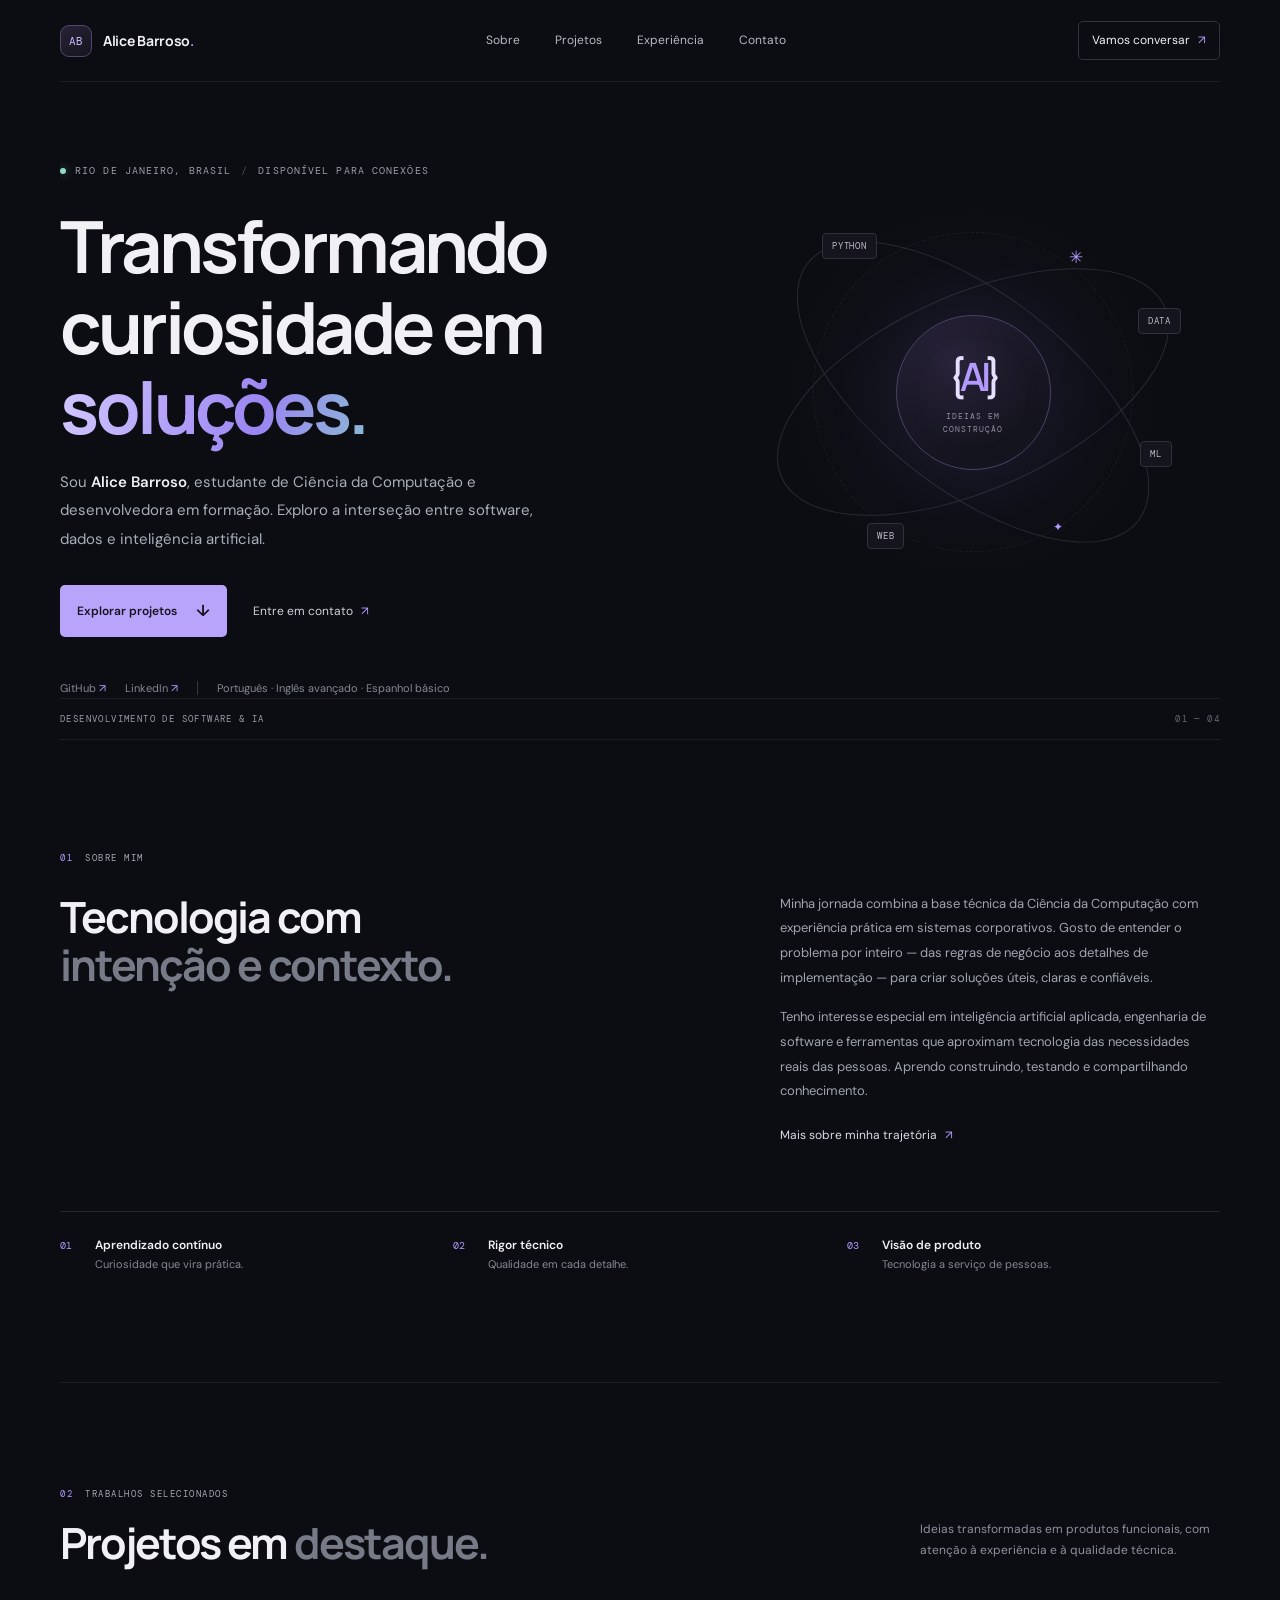
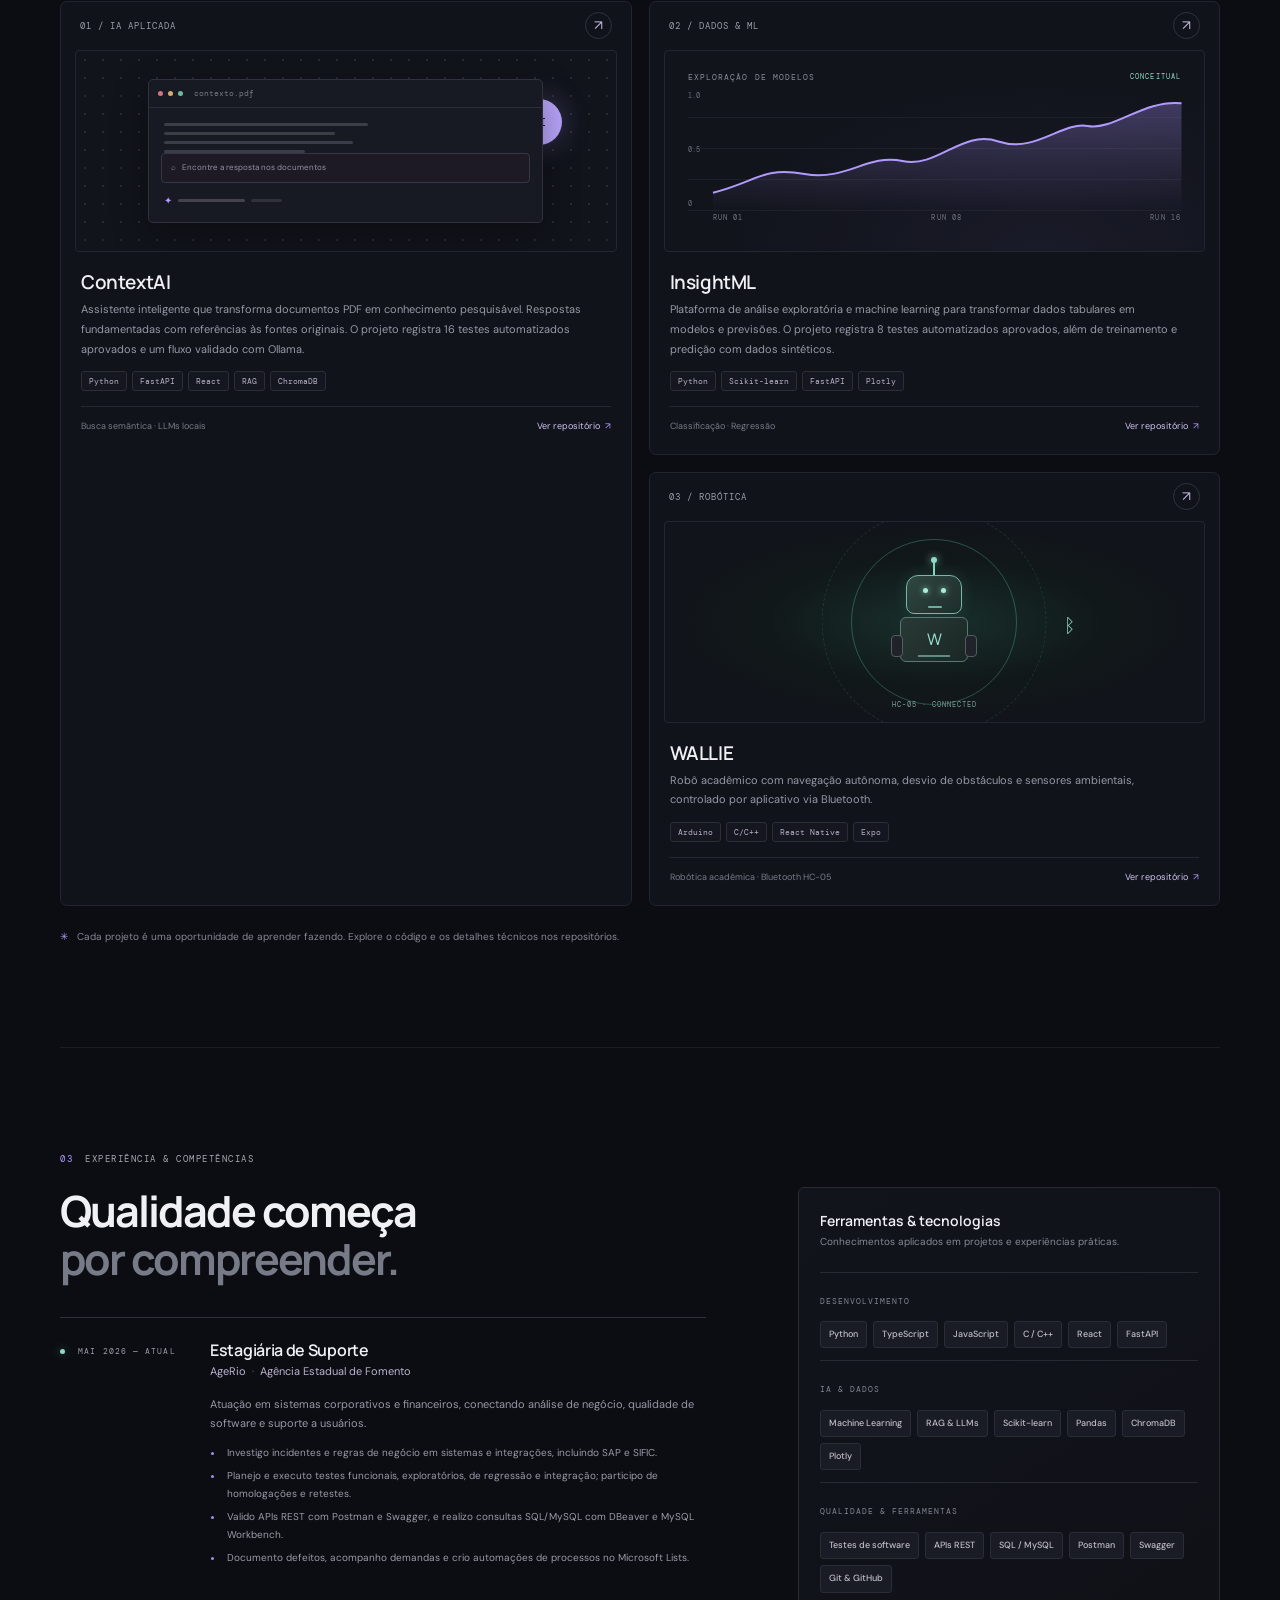
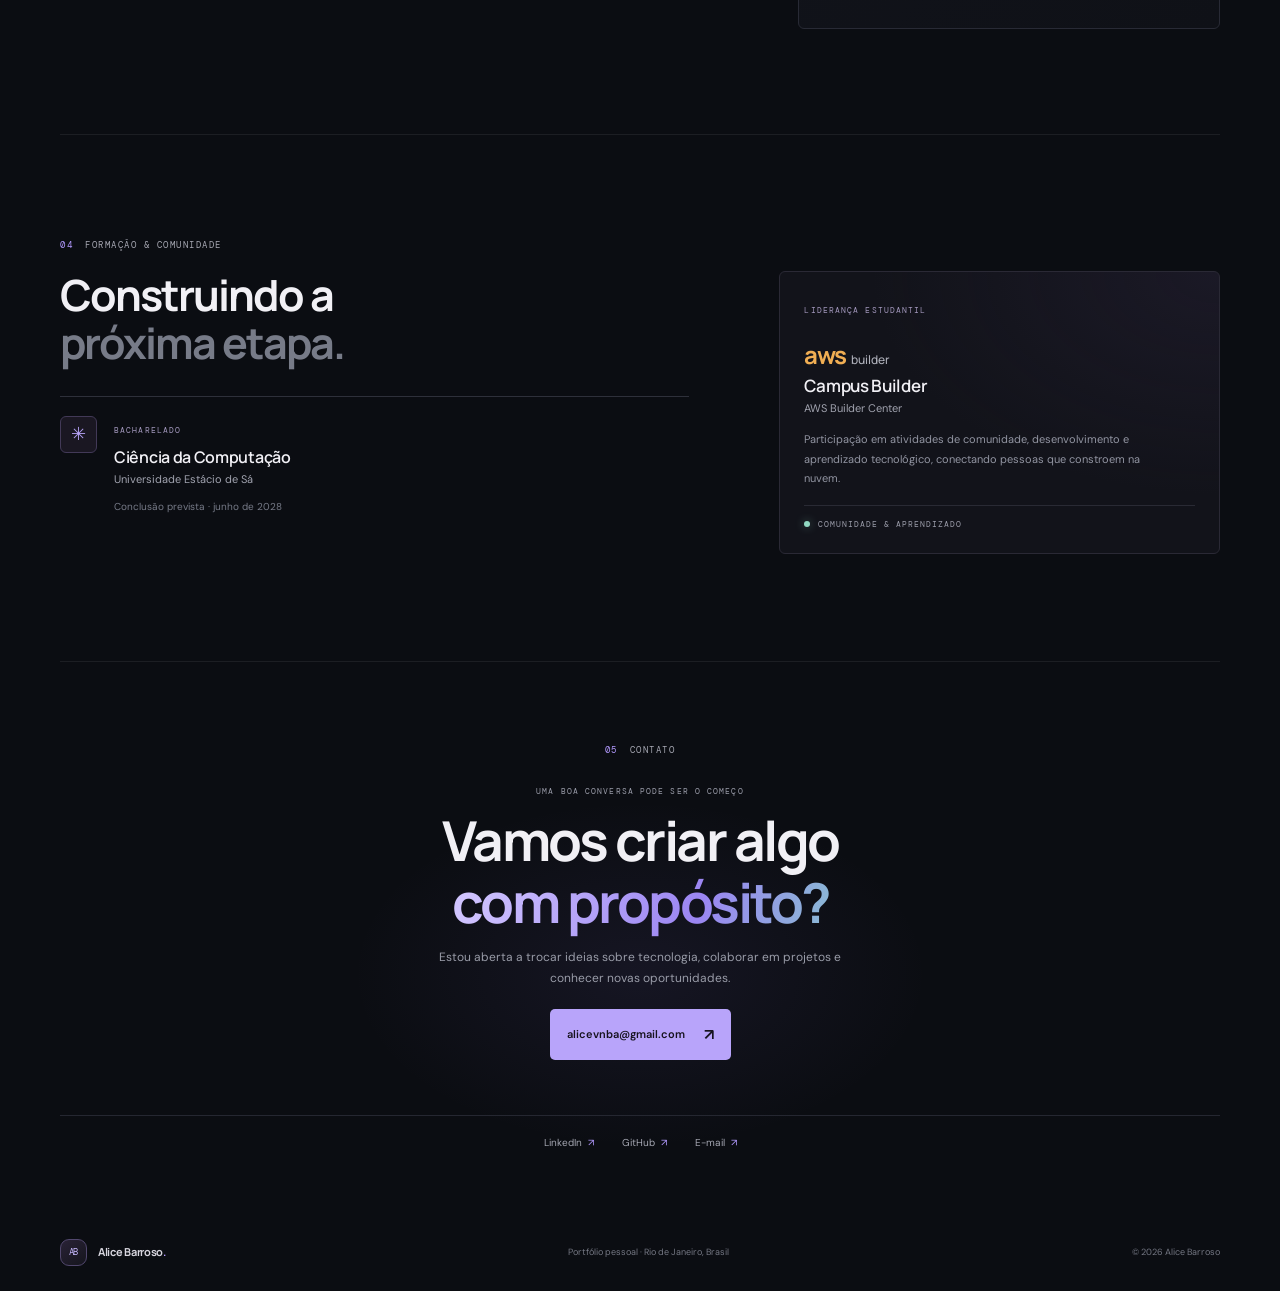
<file: index.html>
<!doctype html>
<html lang="pt-BR">
<head>
  <meta charset="utf-8">
  <meta name="viewport" content="width=device-width, initial-scale=1">
  <meta name="theme-color" content="#0b0d12">
  <meta name="description" content="Portfólio de Alice Vitória Nunes Barroso de Aguiar, estudante de Ciência da Computação com foco em desenvolvimento de software e inteligência artificial.">
  <meta property="og:type" content="website">
  <meta property="og:locale" content="pt_BR">
  <meta property="og:title" content="Alice Barroso — Software & IA">
  <meta property="og:description" content="Projetos, experiência e trajetória em desenvolvimento de software e inteligência artificial.">
  <title>Alice Barroso — Desenvolvimento de Software & IA</title>
  <link rel="icon" href="favicon.svg" type="image/svg+xml">
  <link rel="stylesheet" href="styles.css">
</head>
<body>
  <a class="skip-link" href="#conteudo">Pular para o conteúdo</a>
  <header class="site-header">
    <a class="brand" href="#inicio" aria-label="Alice Barroso, início"><span class="brand-mark">AB</span><span>Alice Barroso<span class="brand-dot">.</span></span></a>
    <nav aria-label="Navegação principal">
      <a href="#sobre">Sobre</a><a href="#projetos">Projetos</a><a href="#experiencia">Experiência</a><a href="#contato">Contato</a>
    </nav>
    <a class="header-cta" href="mailto:alicevnba@gmail.com">Vamos conversar <span aria-hidden="true">↗</span></a>
  </header>

  <main id="conteudo">
    <section class="hero section-wrap" id="inicio" aria-labelledby="hero-title">
      <div class="hero-copy">
        <p class="eyebrow"><span class="status-dot"></span> RIO DE JANEIRO, BRASIL <span class="eyebrow-sep">/</span> DISPONÍVEL PARA CONEXÕES</p>
        <h1 id="hero-title">Transformando<br>curiosidade em <span class="gradient-text">soluções.</span></h1>
        <p class="hero-lead">Sou <strong>Alice Barroso</strong>, estudante de Ciência da Computação e desenvolvedora em formação. Exploro a interseção entre software, dados e inteligência artificial.</p>
        <div class="hero-actions"><a class="button button-primary" href="#projetos">Explorar projetos <span aria-hidden="true">↓</span></a><a class="text-link" href="mailto:alicevnba@gmail.com">Entre em contato <span aria-hidden="true">↗</span></a></div>
        <div class="hero-socials"><a href="https://github.com/alicevbarroso" target="_blank" rel="noreferrer">GitHub <span aria-hidden="true">↗</span></a><a href="https://www.linkedin.com/in/alicevbarroso" target="_blank" rel="noreferrer">LinkedIn <span aria-hidden="true">↗</span></a><span class="social-divider"></span><span>Português · Inglês avançado · Espanhol básico</span></div>
      </div>
      <div class="hero-art" aria-hidden="true">
        <div class="orbit orbit-one"></div><div class="orbit orbit-two"></div><div class="orbit orbit-three"></div>
        <div class="core"><span class="core-symbol">{<span>AI</span>}</span><span class="core-caption">IDEIAS EM<br>CONSTRUÇÃO</span></div>
        <span class="orbit-label label-python">PYTHON</span><span class="orbit-label label-data">DATA</span><span class="orbit-label label-web">WEB</span><span class="orbit-label label-ml">ML</span>
        <span class="spark spark-a">✳</span><span class="spark spark-b">✦</span>
      </div>
      <div class="hero-bottom"><span>DESENVOLVIMENTO DE SOFTWARE & IA</span><span>01 — 04</span></div>
    </section>

    <section class="intro section-wrap" id="sobre" aria-labelledby="about-title">
      <div class="section-kicker"><span>01</span> SOBRE MIM</div>
      <div class="intro-content"><h2 id="about-title">Tecnologia com<br><span class="muted-heading">intenção e contexto.</span></h2><div class="intro-text"><p>Minha jornada combina a base técnica da Ciência da Computação com experiência prática em sistemas corporativos. Gosto de entender o problema por inteiro — das regras de negócio aos detalhes de implementação — para criar soluções úteis, claras e confiáveis.</p><p>Tenho interesse especial em inteligência artificial aplicada, engenharia de software e ferramentas que aproximam tecnologia das necessidades reais das pessoas. Aprendo construindo, testando e compartilhando conhecimento.</p><a class="inline-link" href="https://www.linkedin.com/in/alicevbarroso" target="_blank" rel="noreferrer">Mais sobre minha trajetória <span aria-hidden="true">↗</span></a></div></div>
      <div class="principles"><div><span class="principle-index">01</span><strong>Aprendizado contínuo</strong><span>Curiosidade que vira prática.</span></div><div><span class="principle-index">02</span><strong>Rigor técnico</strong><span>Qualidade em cada detalhe.</span></div><div><span class="principle-index">03</span><strong>Visão de produto</strong><span>Tecnologia a serviço de pessoas.</span></div></div>
    </section>

    <section class="projects section-wrap" id="projetos" aria-labelledby="projects-title">
      <div class="section-heading"><div><div class="section-kicker"><span>02</span> TRABALHOS SELECIONADOS</div><h2 id="projects-title">Projetos em <span class="muted-heading">destaque.</span></h2></div><p>Ideias transformadas em produtos funcionais, com atenção à experiência e à qualidade técnica.</p></div>
      <div class="project-grid">
        <article class="project-card project-featured">
          <div class="project-topline"><span class="project-number">01 / IA APLICADA</span><a class="icon-link" href="https://github.com/alicevbarroso/ContextAI" target="_blank" rel="noreferrer" aria-label="Abrir repositório ContextAI">↗</a></div>
          <div class="project-visual visual-context" aria-hidden="true"><div class="doc-window"><div class="window-bar"><i></i><i></i><i></i><span>contexto.pdf</span></div><div class="doc-content"><div class="doc-lines"><i></i><i></i><i></i><i></i></div><div class="query-chip">⌕ &nbsp; Encontre a resposta nos documentos</div><div class="answer-line"><span>✦</span><i></i><i></i></div></div></div><div class="visual-orb orb-context">AI</div></div>
          <div class="project-info"><h3>ContextAI</h3><p>Assistente inteligente que transforma documentos PDF em conhecimento pesquisável. Respostas fundamentadas com referências às fontes originais. O projeto registra 16 testes automatizados aprovados e um fluxo validado com Ollama.</p><div class="project-tags"><span>Python</span><span>FastAPI</span><span>React</span><span>RAG</span><span>ChromaDB</span></div><div class="project-foot"><span>Busca semântica · LLMs locais</span><a href="https://github.com/alicevbarroso/ContextAI" target="_blank" rel="noreferrer">Ver repositório <span aria-hidden="true">↗</span></a></div></div>
        </article>
        <article class="project-card">
          <div class="project-topline"><span class="project-number">02 / DADOS & ML</span><a class="icon-link" href="https://github.com/alicevbarroso/InsightML" target="_blank" rel="noreferrer" aria-label="Abrir repositório InsightML">↗</a></div>
          <div class="project-visual visual-insight" aria-hidden="true"><div class="chart-label">EXPLORAÇÃO DE MODELOS <span>CONCEITUAL</span></div><div class="chart-area"><div class="chart-y"><span>1.0</span><span>0.5</span><span>0</span></div><svg viewBox="0 0 440 155" preserveAspectRatio="none"><defs><linearGradient id="chartFill" x1="0" x2="0" y1="0" y2="1"><stop offset="0" stop-color="#af94ff" stop-opacity=".3"/><stop offset="1" stop-color="#af94ff" stop-opacity="0"/></linearGradient></defs><path class="chart-fill" d="M0 130 C42 116 46 98 86 107 S144 82 178 91 S233 52 268 67 S328 42 352 48 S405 15 440 20 V155 H0Z"/><path class="chart-line" d="M0 130 C42 116 46 98 86 107 S144 82 178 91 S233 52 268 67 S328 42 352 48 S405 15 440 20"/></svg></div><div class="chart-x"><span>RUN 01</span><span>RUN 08</span><span>RUN 16</span></div></div>
          <div class="project-info"><h3>InsightML</h3><p>Plataforma de análise exploratória e machine learning para transformar dados tabulares em modelos e previsões. O projeto registra 8 testes automatizados aprovados, além de treinamento e predição com dados sintéticos.</p><div class="project-tags"><span>Python</span><span>Scikit-learn</span><span>FastAPI</span><span>Plotly</span></div><div class="project-foot"><span>Classificação · Regressão</span><a href="https://github.com/alicevbarroso/InsightML" target="_blank" rel="noreferrer">Ver repositório <span aria-hidden="true">↗</span></a></div></div>
        </article>
        <article class="project-card">
          <div class="project-topline"><span class="project-number">03 / ROBÓTICA</span><a class="icon-link" href="https://github.com/alicevbarroso/WALLIE" target="_blank" rel="noreferrer" aria-label="Abrir repositório WALLIE">↗</a></div>
          <div class="project-visual visual-wallie" aria-hidden="true"><div class="robot"><div class="robot-antenna"></div><div class="robot-head"><span></span><span></span><i></i></div><div class="robot-body"><b>W</b><i></i></div><div class="robot-wheel wheel-left"></div><div class="robot-wheel wheel-right"></div></div><div class="bluetooth-ring ring-one"></div><div class="bluetooth-ring ring-two"></div><span class="bt-mark">ᛒ</span><span class="sensor-label">HC-05 · CONNECTED</span></div>
          <div class="project-info"><h3>WALLIE</h3><p>Robô acadêmico com navegação autônoma, desvio de obstáculos e sensores ambientais, controlado por aplicativo via Bluetooth.</p><div class="project-tags"><span>Arduino</span><span>C/C++</span><span>React Native</span><span>Expo</span></div><div class="project-foot"><span>Robótica acadêmica · Bluetooth HC-05</span><a href="https://github.com/alicevbarroso/WALLIE" target="_blank" rel="noreferrer">Ver repositório <span aria-hidden="true">↗</span></a></div></div>
        </article>
      </div>
      <p class="project-note"><span aria-hidden="true">✳</span> Cada projeto é uma oportunidade de aprender fazendo. Explore o código e os detalhes técnicos nos repositórios.</p>
    </section>

    <section class="experience section-wrap" id="experiencia" aria-labelledby="experience-title">
      <div class="section-kicker"><span>03</span> EXPERIÊNCIA & COMPETÊNCIAS</div>
      <div class="experience-layout"><div><h2 id="experience-title">Qualidade começa<br><span class="muted-heading">por compreender.</span></h2><article class="job-card"><div class="job-date"><span class="status-dot"></span> MAI 2026 — ATUAL</div><div class="job-main"><h3>Estagiária de Suporte</h3><p class="company">AgeRio <span>·</span> Agência Estadual de Fomento</p><p class="job-description">Atuação em sistemas corporativos e financeiros, conectando análise de negócio, qualidade de software e suporte a usuários.</p><ul><li>Investigo incidentes e regras de negócio em sistemas e integrações, incluindo SAP e SIFIC.</li><li>Planejo e executo testes funcionais, exploratórios, de regressão e integração; participo de homologações e retestes.</li><li>Valido APIs REST com Postman e Swagger, e realizo consultas SQL/MySQL com DBeaver e MySQL Workbench.</li><li>Documento defeitos, acompanho demandas e crio automações de processos no Microsoft Lists.</li></ul></div></article></div>
      <aside class="skills-panel" aria-label="Competências técnicas"><h3>Ferramentas & tecnologias</h3><p>Conhecimentos aplicados em projetos e experiências práticas.</p><div class="skill-group"><span>DESENVOLVIMENTO</span><div class="skill-list"><b>Python</b><b>TypeScript</b><b>JavaScript</b><b>C / C++</b><b>React</b><b>FastAPI</b></div></div><div class="skill-group"><span>IA & DADOS</span><div class="skill-list"><b>Machine Learning</b><b>RAG & LLMs</b><b>Scikit-learn</b><b>Pandas</b><b>ChromaDB</b><b>Plotly</b></div></div><div class="skill-group"><span>QUALIDADE & FERRAMENTAS</span><div class="skill-list"><b>Testes de software</b><b>APIs REST</b><b>SQL / MySQL</b><b>Postman</b><b>Swagger</b><b>Git & GitHub</b></div></div></aside></div>
    </section>

    <section class="education section-wrap" aria-labelledby="education-title"><div class="section-kicker"><span>04</span> FORMAÇÃO & COMUNIDADE</div><div class="education-grid"><div><h2 id="education-title">Construindo a<br><span class="muted-heading">próxima etapa.</span></h2><div class="education-card"><div class="edu-icon">✳</div><div><span class="edu-label">BACHARELADO</span><h3>Ciência da Computação</h3><p>Universidade Estácio de Sá</p><span class="edu-date">Conclusão prevista · junho de 2028</span></div></div></div><div class="leadership-card"><span class="edu-label">LIDERANÇA ESTUDANTIL</span><div class="aws-mark">aws<span>builder</span></div><h3>Campus Builder</h3><p>AWS Builder Center</p><p class="leadership-description">Participação em atividades de comunidade, desenvolvimento e aprendizado tecnológico, conectando pessoas que constroem na nuvem.</p><span class="leadership-foot"><span class="status-dot"></span> COMUNIDADE & APRENDIZADO</span></div></div></section>

    <section class="contact section-wrap" id="contato" aria-labelledby="contact-title"><div class="contact-glow" aria-hidden="true"></div><div class="section-kicker"><span>05</span> CONTATO</div><div class="contact-content"><p class="eyebrow">UMA BOA CONVERSA PODE SER O COMEÇO</p><h2 id="contact-title">Vamos criar algo<br><span class="gradient-text">com propósito?</span></h2><p>Estou aberta a trocar ideias sobre tecnologia, colaborar em projetos e conhecer novas oportunidades.</p><a class="button button-primary contact-button" href="mailto:alicevnba@gmail.com">alicevnba@gmail.com <span aria-hidden="true">↗</span></a></div><div class="contact-links"><a href="https://www.linkedin.com/in/alicevbarroso" target="_blank" rel="noreferrer">LinkedIn <span>↗</span></a><a href="https://github.com/alicevbarroso" target="_blank" rel="noreferrer">GitHub <span>↗</span></a><a href="mailto:alicevnba@gmail.com">E-mail <span>↗</span></a></div></section>
  </main>

  <footer class="site-footer"><a class="brand" href="#inicio"><span class="brand-mark">AB</span><span>Alice Barroso<span class="brand-dot">.</span></span></a><span>Portfólio pessoal · Rio de Janeiro, Brasil</span><span>© <span id="year">2026</span> Alice Barroso</span></footer>
  <script>document.getElementById('year').textContent = new Date().getFullYear();</script>
</body>
</html>
</file>
<file: styles.css>
@import url('https://fonts.googleapis.com/css2?family=DM+Mono:wght@400;500&family=DM+Sans:wght@400;500;600;700&family=Manrope:wght@400;500;600;700;800&display=swap');

:root{color-scheme:dark;--bg:#0b0d12;--surface:#10131a;--surface-2:#141822;--line:#242833;--text:#f1f0f5;--muted:#9295a2;--accent:#b39aff;--accent-2:#8b79eb;--mint:#91d9c2;--mono:'DM Mono',monospace;--sans:'DM Sans',sans-serif;--display:'Manrope',sans-serif}*{box-sizing:border-box}html{scroll-behavior:smooth;scroll-padding-top:90px}body{margin:0;background:var(--bg);color:var(--text);font-family:var(--sans);font-size:15px;line-height:1.7;-webkit-font-smoothing:antialiased}a{color:inherit;text-decoration:none}a:focus-visible{outline:2px solid var(--accent);outline-offset:5px;border-radius:3px}.skip-link{position:fixed;z-index:20;top:12px;left:12px;transform:translateY(-160%);background:var(--accent);color:#100e17;padding:9px 14px;border-radius:5px}.skip-link:focus{transform:translateY(0)}.site-header,.section-wrap,.site-footer{width:min(1160px,calc(100% - 80px));margin-inline:auto}.site-header{height:82px;display:flex;align-items:center;justify-content:space-between;border-bottom:1px solid rgba(255,255,255,.07)}.brand{display:inline-flex;align-items:center;gap:11px;font-family:var(--display);font-weight:700;font-size:14px;letter-spacing:-.3px}.brand-mark{display:grid;place-items:center;width:32px;height:32px;border:1px solid #51476d;border-radius:9px;color:#c9baff;font:11px var(--mono);background:linear-gradient(145deg,#292236,#15151d)}.brand-dot{color:var(--accent)}.site-header nav{display:flex;align-items:center;gap:35px}.site-header nav a,.header-cta{font-size:12px;color:#b8bac4;transition:color .2s}.site-header nav a:hover,.header-cta:hover,.text-link:hover,.inline-link:hover{color:var(--accent)}.header-cta{border:1px solid #30323e;border-radius:5px;padding:8px 13px;color:var(--text)}.header-cta span,.text-link span,.inline-link span{color:var(--accent);padding-left:5px}.hero{min-height:635px;position:relative;display:flex;align-items:center;border-bottom:1px solid rgba(255,255,255,.07);overflow:hidden}.hero-copy{position:relative;z-index:2;width:58%;padding:72px 0 102px}.eyebrow,.section-kicker,.hero-bottom,.project-number,.chart-label,.chart-x,.job-date,.skill-group>span,.edu-label,.leadership-foot{font:10px var(--mono);letter-spacing:1.1px;color:#9b9daa}.eyebrow{display:flex;align-items:center;gap:9px}.status-dot{display:inline-block;width:6px;height:6px;border-radius:50%;background:var(--mint);box-shadow:0 0 10px #91d9c272}.eyebrow-sep{color:#4b4d58;margin-inline:1px}.hero h1,.intro h2,.section-heading h2,.experience h2,.education h2,.contact h2{font:700 clamp(42px,6vw,72px)/1.12 var(--display);letter-spacing:-3.5px;margin:29px 0 20px}.gradient-text{background:linear-gradient(105deg,#d0c4ff 5%,#9b85f2 65%,#84c9cb 110%);-webkit-background-clip:text;background-clip:text;color:transparent}.hero-lead{max-width:490px;color:#aaaeba;font-size:15px;line-height:1.9;margin:0}.hero-lead strong{color:#f2f0f7;font-weight:600}.hero-actions{display:flex;align-items:center;gap:26px;margin-top:32px}.button{display:inline-flex;align-items:center;gap:19px;padding:12px 17px;border-radius:5px;font-size:12px;font-weight:600;transition:transform .2s,box-shadow .2s}.button:hover{transform:translateY(-2px);box-shadow:0 7px 30px #a088f126}.button-primary{background:#b8a4fa;color:#17131f}.button-primary span{font-size:16px}.text-link,.inline-link{font-size:12px;color:#d2d0da}.hero-socials{position:absolute;bottom:41px;left:0;display:flex;align-items:center;gap:19px;color:#858894;font-size:11px}.hero-socials a:hover{color:var(--accent)}.hero-socials a span{color:var(--accent)}.social-divider{height:14px;width:1px;background:#343640}.hero-art{position:absolute;width:500px;height:500px;right:-3px;top:60px;display:grid;place-items:center}.hero-art:before{content:"";position:absolute;inset:11%;border-radius:50%;background:radial-gradient(circle,#9d80ec11,transparent 68%)}.orbit{position:absolute;border:1px solid #292934;border-radius:50%;transform:rotate(-24deg)}.orbit-one{width:420px;height:196px}.orbit-two{width:420px;height:196px;transform:rotate(38deg)}.orbit-three{width:320px;height:320px;border-style:dashed;opacity:.55}.core{position:relative;width:155px;height:155px;border:1px solid #4c4267;border-radius:50%;background:radial-gradient(circle at 38% 30%,#29233a,#11121a 72%);display:flex;flex-direction:column;align-items:center;justify-content:center;box-shadow:0 0 85px #a98aff18,inset 0 0 30px #a98aff0d}.core-symbol{font:39px var(--display);font-weight:600;color:#e6dfff;letter-spacing:-5px}.core-symbol span{color:var(--accent)}.core-caption{font:8px/1.6 var(--mono);letter-spacing:1px;color:#9290a1;text-align:center;margin-top:7px}.orbit-label{position:absolute;padding:6px 9px;background:#14151d;border:1px solid #30313c;border-radius:4px;font:9px var(--mono);letter-spacing:.8px;color:#c0bbc9}.label-python{top:91px;left:99px}.label-data{top:166px;right:42px}.label-web{bottom:93px;left:144px}.label-ml{bottom:175px;right:51px}.spark{position:absolute;color:var(--accent)}.spark-a{top:101px;right:140px;font-size:17px}.spark-b{bottom:105px;right:160px;font-size:12px}.hero-bottom{position:absolute;bottom:0;left:0;right:0;border-top:1px solid rgba(255,255,255,.07);height:41px;display:flex;justify-content:space-between;align-items:center;font-size:9px;letter-spacing:1.4px}.hero-bottom span:last-child{color:#646773}.section-kicker{display:flex;align-items:center;gap:12px;font-size:9px;letter-spacing:1.5px;color:#a7a8b3}.section-kicker span{color:var(--accent)}.intro{padding-top:112px;padding-bottom:108px;border-bottom:1px solid rgba(255,255,255,.07)}.intro-content{display:grid;grid-template-columns:1fr .72fr;gap:110px;align-items:start}.intro h2,.section-heading h2,.experience h2,.education h2{font-size:43px;letter-spacing:-2px;margin:29px 0 0}.muted-heading{color:#777b88}.intro-text{padding-top:28px;color:#a1a4b0;font-size:13px;line-height:1.9}.intro-text p{margin:0 0 15px}.inline-link{display:inline-block;margin-top:5px;color:#dedbe8}.principles{display:grid;grid-template-columns:repeat(3,1fr);gap:20px;margin-top:63px;padding-top:23px;border-top:1px solid var(--line)}.principles>div{display:grid;grid-template-columns:35px 1fr;align-items:baseline}.principle-index{grid-row:span 2;font:10px var(--mono);color:var(--accent)}.principles strong{font-size:12px;font-weight:600}.principles div>span:last-child{font-size:11px;color:#858894}.projects{padding-top:105px;padding-bottom:102px;border-bottom:1px solid rgba(255,255,255,.07)}.section-heading{display:flex;justify-content:space-between;align-items:end;margin-bottom:34px}.section-heading h2{margin-top:19px}.section-heading>p{max-width:300px;color:#8e919e;font-size:12px;line-height:1.8;margin:0 0 5px}.project-grid{display:grid;grid-template-columns:1fr 1fr;gap:17px}.project-card{background:var(--surface);border:1px solid #222530;border-radius:7px;overflow:hidden;transition:border-color .25s,transform .25s}.project-card:hover{border-color:#48405c;transform:translateY(-3px)}.project-featured{grid-row:span 2}.project-topline{height:48px;display:flex;justify-content:space-between;align-items:center;padding:0 19px}.project-number{font-size:9px;letter-spacing:1px;color:#9a9ca8}.icon-link{display:grid;place-items:center;width:27px;height:27px;border:1px solid #30323e;border-radius:50%;font-size:14px;color:#bdb4d5;transition:background .2s}.icon-link:hover{background:#b8a4fa;color:#17131f}.project-visual{position:relative;height:202px;margin:0 14px;border:1px solid #222631;border-radius:4px;overflow:hidden;background-color:#11141b}.visual-context{display:grid;place-items:center;background-image:radial-gradient(#292935 1px,transparent 1px);background-size:18px 18px}.doc-window{position:relative;width:74%;max-width:395px;height:144px;background:#171a23;border:1px solid #30313d;border-radius:5px;z-index:1;box-shadow:0 12px 36px #0005}.window-bar{height:28px;display:flex;align-items:center;gap:5px;padding:0 9px;border-bottom:1px solid #2b2d37}.window-bar i{width:5px;height:5px;border-radius:50%;background:#5f5969}.window-bar i:first-child{background:#d17582}.window-bar i:nth-child(2){background:#d6ab6e}.window-bar i:nth-child(3){background:#70b99d}.window-bar span{font:8px var(--mono);color:#777b88;margin-left:6px}.doc-content{padding:15px}.doc-lines{display:grid;gap:6px;width:56%}.doc-lines i{height:3px;background:#3b3d49;border-radius:4px}.doc-lines i:nth-child(2){width:84%}.doc-lines i:nth-child(3){width:93%}.doc-lines i:nth-child(4){width:69%}.query-chip{position:absolute;left:12px;right:12px;bottom:39px;border:1px solid #393447;padding:7px 9px;border-radius:4px;font-size:8px;color:#9892a7;background:#1d1a25}.answer-line{position:absolute;left:15px;bottom:13px;display:flex;align-items:center;gap:6px}.answer-line span{font-size:10px;color:var(--accent)}.answer-line i{display:block;width:67px;height:3px;border-radius:4px;background:#45414e}.answer-line i:last-child{width:31px;background:#30313d}.visual-orb{position:absolute;right:10%;top:24%;width:46px;height:46px;border-radius:50%;display:grid;place-items:center;background:#b8a4fa;color:#17131f;font:12px var(--mono);box-shadow:0 0 29px #ac94ff52}.visual-insight{padding:21px 23px 16px;background:radial-gradient(ellipse at 70% 100%,#7b62c414,transparent 60%),#11141b}.chart-label{display:flex;justify-content:space-between;font-size:8px;color:#898c99}.chart-label span{color:var(--mint);font-size:7px}.chart-area{height:126px;display:flex;margin-top:5px;background:repeating-linear-gradient(to bottom,transparent 0,transparent 30px,#292c35 31px)}.chart-y{width:25px;display:flex;flex-direction:column;justify-content:space-between;padding:4px 0 5px;font:7px var(--mono);color:#686c78}.chart-area svg{width:calc(100% - 25px);height:100%;overflow:visible}.chart-fill{fill:url(#chartFill)}.chart-line{fill:none;stroke:#b19aff;stroke-width:2;vector-effect:non-scaling-stroke}.chart-x{display:flex;justify-content:space-between;padding-left:25px;font-size:7px;color:#737683}.visual-wallie{display:grid;place-items:center;background:radial-gradient(ellipse at center,#18302d 0,#111819 44%,#11141b 75%)}.bluetooth-ring{position:absolute;border:1px solid #5dc5ab55;border-radius:50%;left:50%;top:50%;transform:translate(-50%,-50%)}.ring-one{width:166px;height:166px}.ring-two{width:225px;height:225px;border-style:dashed;opacity:.5}.robot{position:absolute;z-index:1;width:100px;height:115px;top:38px;left:calc(50% - 50px);display:flex;flex-direction:column;align-items:center}.robot-antenna{width:2px;height:15px;background:#85d5c1}.robot-antenna:before{content:"";display:block;width:6px;height:6px;border-radius:50%;background:#91d9c2;transform:translate(-2px,-3px);box-shadow:0 0 9px #91d9c2}.robot-head{width:56px;height:39px;border:1px solid #78b8aa;border-radius:12px 12px 8px 8px;background:linear-gradient(135deg,#304740,#1e2d2b);position:relative;display:flex;justify-content:center;gap:13px;padding-top:12px;box-shadow:0 0 16px #70cbb322}.robot-head span{width:5px;height:5px;background:#a9edda;border-radius:50%;box-shadow:0 0 6px #91d9c2}.robot-head i{position:absolute;bottom:5px;left:21px;width:14px;height:2px;background:#6bb09c;border-radius:3px}.robot-body{width:68px;height:45px;background:linear-gradient(135deg,#293a36,#1a2725);border:1px solid #58796f;border-radius:6px;margin-top:3px;display:grid;place-items:center;position:relative}.robot-body b{font:16px var(--display);color:#9be3d1}.robot-body i{position:absolute;bottom:4px;width:32px;height:2px;background:#628b7f}.robot-wheel{position:absolute;width:12px;height:22px;background:#202329;border:1px solid #555b60;border-radius:4px;top:75px}.wheel-left{left:7px}.wheel-right{right:7px}.bt-mark{position:absolute;right:24%;top:44%;font-size:19px;color:#8bcfc1}.sensor-label{position:absolute;bottom:13px;font:7px var(--mono);letter-spacing:1px;color:#7d9c94}.project-info{padding:17px 20px 19px}.project-info h3{font:600 19px var(--display);letter-spacing:-.4px;margin:0 0 5px}.project-info>p{font-size:11px;line-height:1.8;color:#9699a6;margin:0 0 12px;max-width:510px}.project-tags{display:flex;flex-wrap:wrap;gap:5px}.project-tags span{font:8px var(--mono);color:#b6afc6;padding:4px 7px;border:1px solid #2c2d37;border-radius:3px;background:#151720}.project-foot{display:flex;justify-content:space-between;align-items:center;border-top:1px solid #262832;margin-top:15px;padding-top:12px;color:#787b88;font-size:9px}.project-foot a{color:#d0c4f2}.project-foot a span{color:var(--accent);padding-left:3px}.project-note{display:flex;align-items:center;gap:9px;color:#858895;font-size:10px;margin:22px 0 0}.project-note span{color:var(--accent)}.experience{padding-top:105px;padding-bottom:105px;border-bottom:1px solid rgba(255,255,255,.07)}.experience-layout{display:grid;grid-template-columns:1.15fr .75fr;gap:92px;margin-top:22px}.experience h2{margin:0 0 34px}.job-card{display:grid;grid-template-columns:135px 1fr;gap:15px;padding-top:21px;border-top:1px solid #30313c}.job-date{font-size:8px;padding-top:7px;white-space:nowrap}.job-date .status-dot{margin-right:7px;width:5px;height:5px}.job-main h3,.education-card h3,.leadership-card h3{font:600 16px var(--display);margin:0 0 1px;letter-spacing:-.3px}.company{font-size:11px;color:#bcb3d1;margin:0}.company span{color:#676876;padding:0 3px}.job-description{font-size:11px;color:#9699a6;line-height:1.8;margin:14px 0 10px}.job-main ul{padding-left:14px;margin:0;color:#999ca8;font-size:10px;line-height:1.8}.job-main li{padding:0 0 5px 3px}.job-main li::marker{color:#a58eea}.skills-panel{border:1px solid #282a35;border-radius:6px;background:linear-gradient(145deg,#12141c,#0f1117);padding:23px 21px;align-self:start}.skills-panel>h3{font:600 14px var(--display);margin:0 0 3px}.skills-panel>p{font-size:10px;color:#858894;margin:0 0 22px}.skill-group{border-top:1px solid #272933;padding:14px 0 12px}.skill-group>span{font-size:8px;letter-spacing:1px;color:#818490}.skill-list{display:flex;flex-wrap:wrap;gap:6px;margin-top:9px}.skill-list b{font-size:9px;font-weight:500;padding:5px 8px;background:#1a1c25;border:1px solid #2a2c37;border-radius:3px;color:#c0bdc9}.education{padding-top:104px;padding-bottom:107px;border-bottom:1px solid rgba(255,255,255,.07)}.education-grid{display:grid;grid-template-columns:1fr .7fr;gap:90px;margin-top:20px}.education h2{margin:0 0 29px}.education-card{display:flex;align-items:flex-start;gap:17px;padding-top:19px;border-top:1px solid #2e303a}.edu-icon{display:grid;place-items:center;width:37px;height:37px;border:1px solid #423957;border-radius:6px;background:#1a1722;color:#b8a4fa;font-size:18px}.edu-label{font-size:8px;color:#a398bd}.education-card h3{margin-top:5px}.education-card p,.leadership-card>p{font-size:11px;color:#a1a3af;margin:2px 0}.edu-date{display:block;color:#777b88;font-size:10px;margin-top:9px}.leadership-card{position:relative;align-self:center;padding:24px;border:1px solid #2a2935;border-radius:6px;background:radial-gradient(ellipse at 100% 0,#3027434a,transparent 56%),#12131a;min-height:228px}.aws-mark{margin:17px 0 3px;color:#f0ae53;font:700 24px var(--display);letter-spacing:-1.5px}.aws-mark span{font-size:12px;color:#aeb0ba;letter-spacing:0;margin-left:5px;font-weight:500}.leadership-card h3{font-size:17px}.leadership-card>p.leadership-description{max-width:350px;color:#9295a2;line-height:1.8;margin-top:12px}.leadership-foot{display:flex;align-items:center;gap:8px;border-top:1px solid #292a34;padding-top:13px;margin-top:16px;font-size:8px;letter-spacing:1px}.contact{position:relative;overflow:hidden;text-align:center;padding-top:82px;padding-bottom:62px}.contact-glow{position:absolute;z-index:-1;width:600px;height:360px;left:50%;top:50%;transform:translate(-50%,-40%);background:radial-gradient(ellipse,#8970da16,transparent 68%)}.contact>.section-kicker{justify-content:center}.contact-content{position:relative}.contact-content .eyebrow{justify-content:center;margin-top:30px;font-size:8px}.contact h2{font-size:55px;letter-spacing:-2.5px;margin:14px 0}.contact-content>p:not(.eyebrow){max-width:425px;margin:0 auto 21px;color:#999ca8;font-size:12px}.contact-button{font-size:11px}.contact-links{display:flex;justify-content:center;gap:28px;border-top:1px solid #252731;margin-top:55px;padding-top:18px}.contact-links a{color:#a4a6b1;font-size:10px}.contact-links a:hover{color:var(--accent)}.contact-links span{color:var(--accent);padding-left:3px}.site-footer{height:78px;display:flex;align-items:center;justify-content:space-between;color:#747783;font-size:9px}.site-footer .brand{color:#d8d6df;font-size:11px}.site-footer .brand-mark{width:27px;height:27px;font-size:9px}

@media(min-width:1400px){.hero{min-height:690px}.hero-art{right:12px;transform:scale(1.06)}}
@media(max-width:900px){.site-header,.section-wrap,.site-footer{width:min(100% - 48px,760px)}.site-header nav{gap:20px}.site-header nav a{font-size:11px}.hero{min-height:590px}.hero-copy{width:68%}.hero-art{right:-145px;opacity:.65}.hero h1{font-size:58px}.intro-content{gap:50px}.experience-layout,.education-grid{gap:40px}.job-card{grid-template-columns:110px 1fr}.project-visual{height:180px}.project-info{padding-inline:15px}.project-foot{font-size:8px}}
@media(max-width:640px){html{scroll-padding-top:72px}.site-header,.section-wrap,.site-footer{width:calc(100% - 40px)}.site-header{height:69px}.site-header nav{gap:15px}.site-header nav a{font-size:10px}.site-header nav a:nth-child(3){display:none}.header-cta{display:none}.brand{font-size:12px}.brand-mark{width:29px;height:29px}.hero{min-height:655px;align-items:flex-start}.hero-copy{width:100%;padding:89px 0 103px}.hero h1{font-size:clamp(46px,12vw,62px);letter-spacing:-2.8px;margin-top:25px}.hero-lead{max-width:430px;font-size:13px}.hero-art{width:350px;height:350px;right:-137px;top:247px;opacity:.32}.orbit-one,.orbit-two{width:300px;height:142px}.orbit-three{width:235px;height:235px}.core{width:115px;height:115px}.core-symbol{font-size:31px}.label-python{top:62px;left:62px}.label-data{top:115px;right:20px}.label-web{bottom:64px;left:90px}.label-ml{bottom:122px;right:26px}.spark-a{top:73px;right:101px}.spark-b{bottom:73px;right:108px}.hero-socials{bottom:43px;gap:13px;flex-wrap:wrap;max-width:100%;font-size:9px}.social-divider{height:12px}.hero-socials>span:last-child{width:100%;padding-left:0}.hero-bottom{font-size:8px}.intro,.projects,.experience,.education{padding-top:76px;padding-bottom:76px}.intro-content{display:block}.intro h2,.section-heading h2,.experience h2,.education h2{font-size:37px;letter-spacing:-1.7px}.intro-text{padding-top:20px}.principles{grid-template-columns:1fr;gap:14px;margin-top:33px}.principles>div{grid-template-columns:35px 1fr}.principles strong{font-size:11px}.principles div>span:last-child{grid-column:2}.section-heading{display:block}.section-heading>p{margin-top:14px}.project-grid{grid-template-columns:1fr;gap:13px}.project-featured{grid-row:auto}.project-visual{height:196px}.project-info{padding:16px}.project-info>p{font-size:11px}.project-foot{font-size:9px}.experience-layout,.education-grid{grid-template-columns:1fr;gap:34px}.experience h2{margin-bottom:25px}.job-card{grid-template-columns:1fr;gap:7px}.job-date{padding:0}.job-main h3{margin-top:4px}.skills-panel{padding:20px}.education-grid{margin-top:24px}.education h2{margin-bottom:23px}.leadership-card{min-height:0}.contact{padding-top:67px;padding-bottom:45px}.contact h2{font-size:44px;letter-spacing:-2px}.contact-content>p:not(.eyebrow){font-size:11px;padding-inline:10px}.contact-links{gap:20px;margin-top:43px}.site-footer{height:auto;min-height:82px;display:grid;grid-template-columns:1fr 1fr;gap:2px;padding-block:14px}.site-footer>span:nth-child(2){grid-column:1/-1;grid-row:2}.site-footer>span:last-child{text-align:right;font-size:8px}}
@media(max-width:370px){.site-header nav{gap:10px}.site-header nav a{font-size:9px}.hero h1{font-size:44px}.eyebrow{font-size:8px;letter-spacing:.5px}.hero-actions{gap:15px}.button{padding:11px 12px}.text-link{font-size:10px}.project-foot{font-size:8px}.contact h2{font-size:39px}}
@media(prefers-reduced-motion:reduce){*,*::before,*::after{scroll-behavior:auto!important;transition:none!important;animation:none!important}}
</file>
